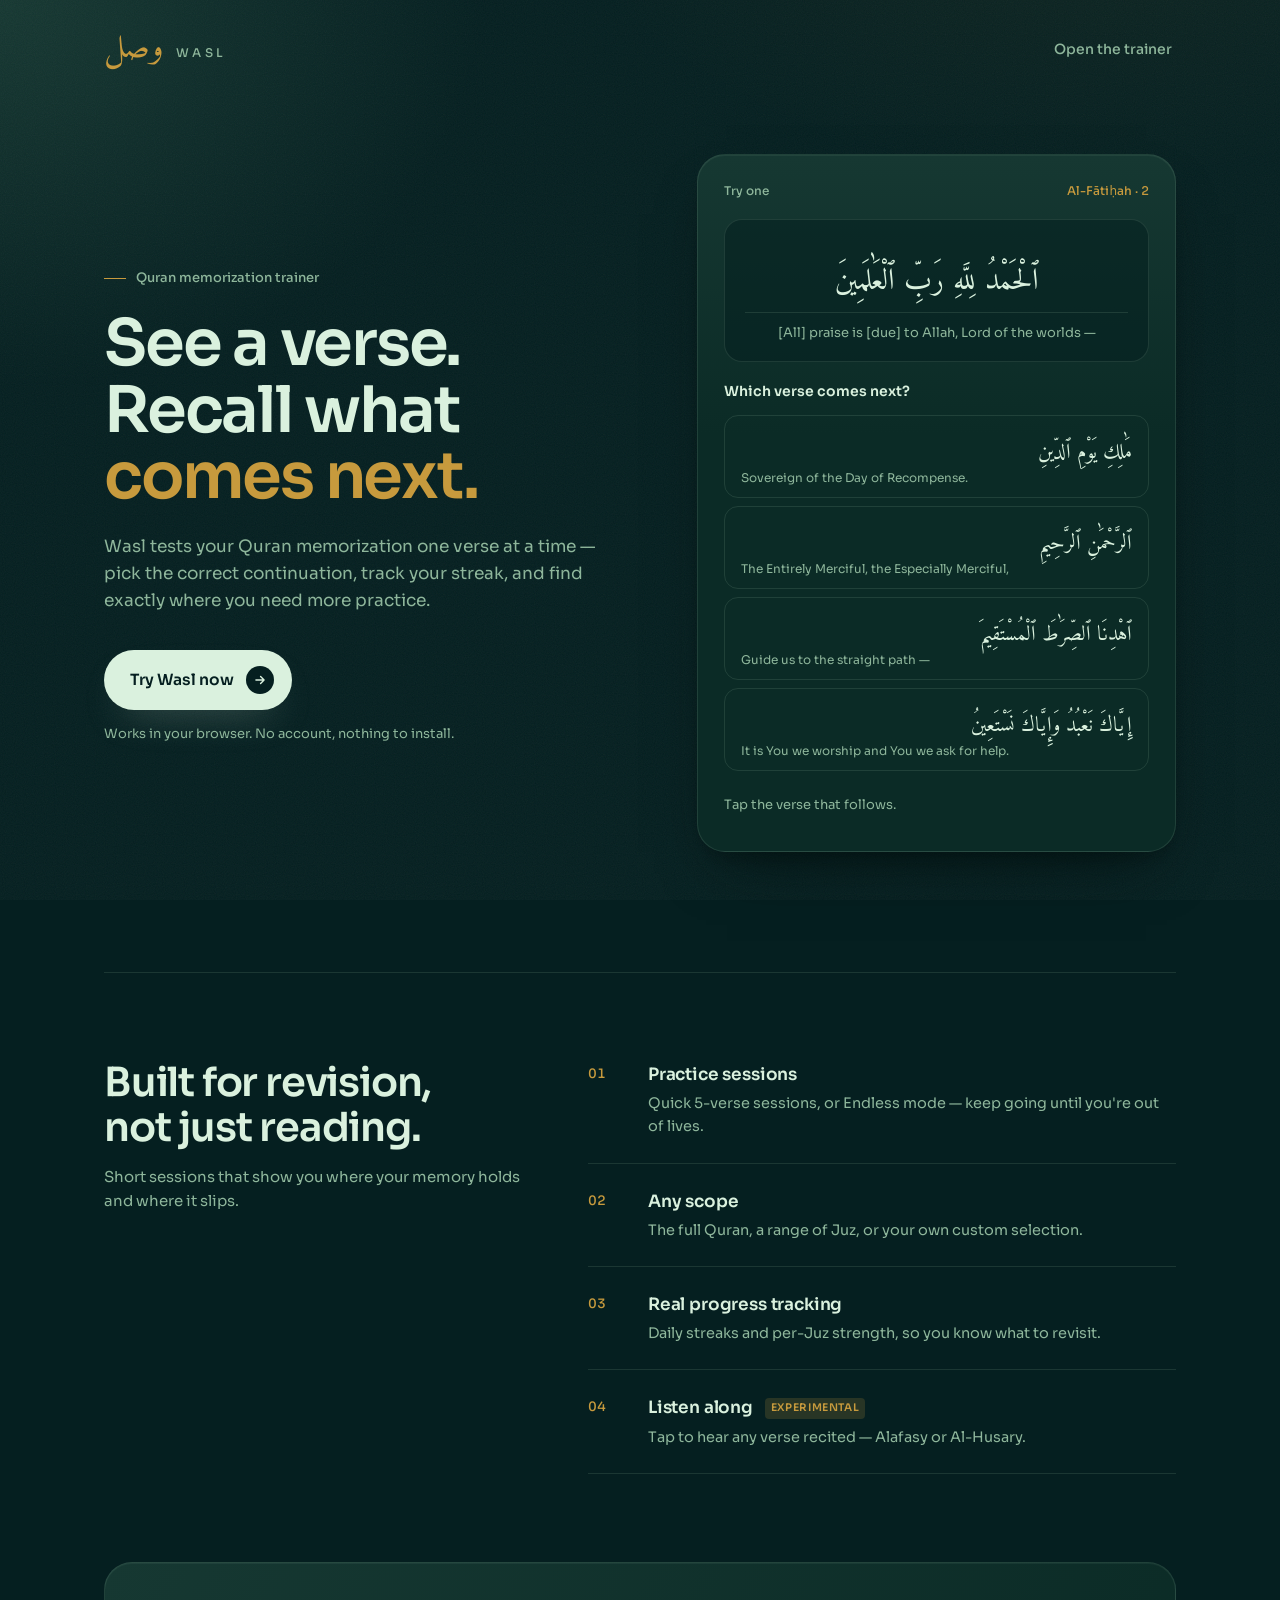
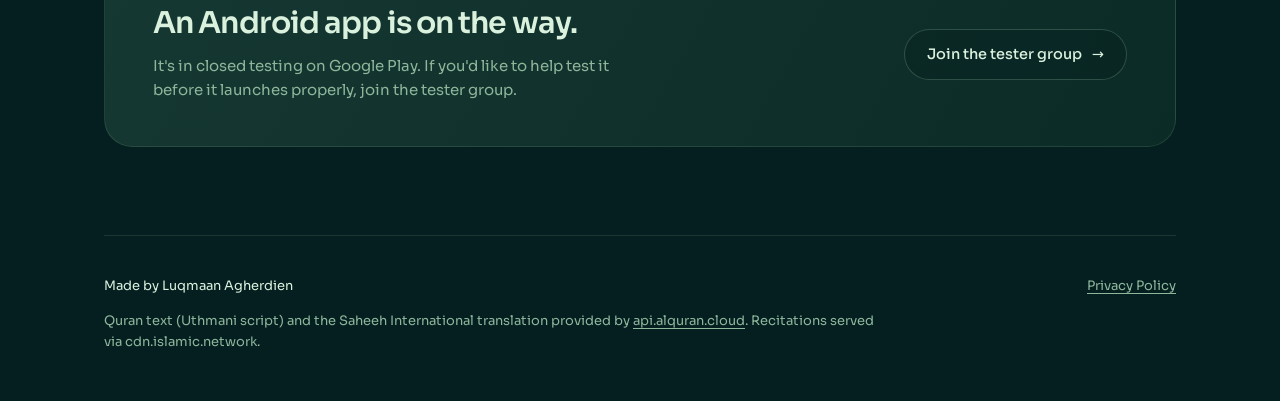
<file: index.html>
<!DOCTYPE html>
<html lang="en">
<head>
<meta charset="UTF-8">
<meta name="viewport" content="width=device-width, initial-scale=1.0">
<title>Wasl — Quran Memorization Trainer</title>
<meta name="description" content="Wasl helps you test your Quran memorization — see a verse, recall what comes next or before. Free, no account required.">
<meta name="theme-color" content="#051F20">
<meta property="og:type" content="website">
<meta property="og:title" content="Wasl — Quran Memorization Trainer">
<meta property="og:description" content="See a verse. Recall what comes next. Free, in your browser, no account required.">
<meta property="og:url" content="https://luqmaana.github.io/wasl-web/">
<meta property="og:image" content="https://luqmaana.github.io/wasl-web/app/icons/icon-512.png">
<meta name="twitter:card" content="summary">
<link rel="icon" href="app/icons/icon-192.png">
<link rel="apple-touch-icon" href="app/icons/icon-180.png">
<link rel="preconnect" href="https://fonts.googleapis.com">
<link rel="preconnect" href="https://fonts.gstatic.com" crossorigin>
<link href="https://fonts.googleapis.com/css2?family=Amiri:wght@400;700&family=Amiri+Quran&family=Sora:wght@300;400;500;600;700&display=swap" rel="stylesheet">
<style>
  :root{
    --bg:#051F20; --surface:#0B2B26; --surface2:#163832; --line:rgba(142,182,155,.16); --line-strong:rgba(142,182,155,.28);
    --ink:#DAF1DE; --ink-soft:#8EB69B; --accent:#C79A3D; --accent-dim:rgba(199,154,61,.18);
    --good:#7FC79A; --good-dim:rgba(127,199,154,.14); --bad:#D9826B; --bad-dim:rgba(217,130,107,.12);
    --btn-bg:#DAF1DE; --btn-fg:#051F20;
    --shadow: 0 30px 60px -30px rgba(1,14,13,.9), 0 12px 24px -16px rgba(1,14,13,.7);
    --ease: cubic-bezier(.2,.8,.2,1);
  }
  *{ box-sizing: border-box; }
  html{ scroll-behavior: smooth; }
  body{
    margin: 0; min-height: 100dvh;
    background:
      radial-gradient(60rem 40rem at 85% -10%, rgba(199,154,61,.07), transparent 60%),
      radial-gradient(50rem 40rem at 0% 0%, #163832, transparent 60%),
      var(--bg);
    color: var(--ink);
    font-family: 'Sora', system-ui, sans-serif;
    line-height: 1.6;
    -webkit-font-smoothing: antialiased;
  }
  /* Fixed grain overlay to break up the flat gradient */
  body::before{
    content: ""; position: fixed; inset: 0; pointer-events: none; z-index: 0; opacity: .06;
    background-image: url("data:image/svg+xml,%3Csvg xmlns='http://www.w3.org/2000/svg' width='160' height='160'%3E%3Cfilter id='n'%3E%3CfeTurbulence type='fractalNoise' baseFrequency='.9' numOctaves='2' stitchTiles='stitch'/%3E%3C/filter%3E%3Crect width='100%25' height='100%25' filter='url(%23n)'/%3E%3C/svg%3E");
  }
  a{ color: inherit; }
  :focus-visible{ outline: 2px solid var(--accent); outline-offset: 3px; border-radius: 6px; }

  .skip{
    position: absolute; left: 16px; top: -60px; z-index: 10;
    background: var(--btn-bg); color: var(--btn-fg); padding: 10px 16px; border-radius: 10px;
    font-weight: 600; font-size: 14px; text-decoration: none; transition: top .2s var(--ease);
  }
  .skip:focus{ top: 16px; }

  .wrap{ position: relative; z-index: 1; max-width: 1120px; margin: 0 auto; padding: 0 24px; }

  /* ---------- Top bar ---------- */
  .topbar{ display: flex; align-items: center; justify-content: space-between; padding: 28px 0; }
  .logo{ display: flex; align-items: baseline; gap: 12px; text-decoration: none; }
  .logo-ar{ font-family: 'Amiri', serif; font-size: 34px; line-height: 1; color: var(--accent); }
  .logo-en{ font-size: 12px; font-weight: 500; letter-spacing: .28em; text-transform: uppercase; color: var(--ink-soft); }
  .topbar-link{
    font-size: 14px; font-weight: 500; color: var(--ink-soft); text-decoration: none;
    padding: 10px 4px; transition: color .2s var(--ease);
  }
  .topbar-link:hover{ color: var(--ink); }

  /* ---------- Hero ---------- */
  .hero{
    display: grid; grid-template-columns: 1fr; gap: 48px;
    padding: 40px 0 96px; align-items: center;
  }
  .eyebrow{
    display: inline-flex; align-items: center; gap: 10px;
    font-size: 13px; font-weight: 500; color: var(--ink-soft); margin-bottom: 22px;
  }
  .eyebrow::before{ content: ""; width: 22px; height: 1px; background: var(--accent); }
  h1{
    font-size: clamp(38px, 6vw, 64px); font-weight: 600; line-height: 1.04; letter-spacing: -.035em;
    margin: 0 0 22px; text-wrap: balance;
  }
  h1 em{ font-style: normal; color: var(--accent); }
  .lede{ font-size: 17px; color: var(--ink-soft); max-width: 34em; margin: 0 0 36px; text-wrap: pretty; }

  .cta-row{ display: flex; flex-wrap: wrap; align-items: center; gap: 14px 22px; }
  .btn-primary{
    display: inline-flex; align-items: center; gap: 12px;
    background: var(--btn-bg); color: var(--btn-fg); font-weight: 600; font-size: 15.5px;
    padding: 16px 18px 16px 26px; border-radius: 999px; text-decoration: none;
    box-shadow: 0 18px 40px -20px rgba(218,241,222,.35);
    transition: transform .25s var(--ease), box-shadow .25s var(--ease), background .25s var(--ease);
  }
  .btn-primary .arrow{
    display: grid; place-items: center; width: 28px; height: 28px; border-radius: 50%;
    background: var(--btn-fg); color: var(--btn-bg); transition: transform .25s var(--ease);
  }
  .btn-primary:hover{ background: #fff; box-shadow: 0 22px 48px -18px rgba(218,241,222,.45); transform: translateY(-1px); }
  .btn-primary:hover .arrow{ transform: translateX(3px); }
  .btn-primary:active{ transform: translateY(1px) scale(.98); }
  .no-install{ font-size: 13px; color: var(--ink-soft); }

  /* ---------- Demo card ---------- */
  .demo{
    position: relative; background: linear-gradient(180deg, var(--surface2), var(--surface) 40%);
    border: 1px solid var(--line); border-radius: 28px; padding: 26px;
    box-shadow: var(--shadow), inset 0 1px 0 rgba(218,241,222,.06);
  }
  .demo-head{ display: flex; justify-content: space-between; align-items: center; margin-bottom: 18px; }
  .demo-tag{ font-size: 12px; font-weight: 500; color: var(--ink-soft); }
  .demo-ref{ font-size: 12px; font-weight: 500; color: var(--accent); font-variant-numeric: tabular-nums; }
  .prompt{
    background: rgba(5,31,32,.55); border: 1px solid var(--line); border-radius: 18px;
    padding: 22px 20px 18px; margin-bottom: 18px; text-align: center;
  }
  .prompt-ar{ font-family: 'Amiri Quran', 'Amiri', serif; font-size: 30px; line-height: 2; direction: rtl; }
  .prompt-en{ font-size: 13px; color: var(--ink-soft); border-top: 1px solid var(--line); margin-top: 10px; padding-top: 10px; }
  .ask{ font-size: 14px; font-weight: 600; margin: 0 0 12px; }
  .options{ display: grid; gap: 8px; margin: 0; padding: 0; list-style: none; }
  .opt{
    width: 100%; display: flex; flex-direction: column; align-items: stretch; gap: 2px;
    background: transparent; color: var(--ink); text-align: left; font: inherit; cursor: pointer;
    border: 1px solid var(--line); border-radius: 14px; padding: 10px 16px;
    transition: border-color .2s var(--ease), background .2s var(--ease), opacity .2s var(--ease), transform .15s var(--ease);
  }
  .opt:hover:not(:disabled){ border-color: var(--line-strong); background: rgba(218,241,222,.03); }
  .opt:active:not(:disabled){ transform: scale(.99); }
  .opt-ar{ font-family: 'Amiri Quran', 'Amiri', serif; font-size: 21px; line-height: 1.9; direction: rtl; text-align: right; }
  .opt-en{ font-size: 12px; color: var(--ink-soft); }
  .opt:disabled{ cursor: default; }
  .opt.is-correct{ border-color: var(--good); background: var(--good-dim); }
  .opt.is-wrong{ border-color: var(--bad); background: var(--bad-dim); }
  .opt.is-dim{ opacity: .45; }
  .demo-foot{
    display: flex; justify-content: space-between; align-items: center; gap: 12px;
    min-height: 40px; margin-top: 14px; font-size: 13px; color: var(--ink-soft);
  }
  .demo-foot button{ white-space: nowrap;
    background: none; border: 0; color: var(--ink); font: inherit; font-weight: 500; cursor: pointer;
    padding: 8px 2px; text-decoration: underline; text-underline-offset: 4px; text-decoration-color: var(--line-strong);
  }
  .demo-foot button:hover{ text-decoration-color: var(--accent); }

  /* ---------- Features ---------- */
  .section{ padding: 88px 0; border-top: 1px solid var(--line); }
  .section-grid{ display: grid; grid-template-columns: 1fr; gap: 40px; }
  h2{ font-size: clamp(28px, 3.6vw, 40px); font-weight: 600; line-height: 1.12; letter-spacing: -.03em; margin: 0 0 14px; text-wrap: balance; }
  .section-sub{ font-size: 15px; color: var(--ink-soft); max-width: 28em; margin: 0; }
  .features{ list-style: none; margin: 0; padding: 0; display: grid; grid-template-columns: 1fr; }
  .feature{ display: grid; grid-template-columns: 44px 1fr; gap: 4px 16px; padding: 24px 0; border-bottom: 1px solid var(--line); }
  .feature:first-child{ padding-top: 0; }
  .feature-num{ grid-row: span 2; font-size: 13px; font-weight: 500; color: var(--accent); font-variant-numeric: tabular-nums; padding-top: 3px; }
  .feature h3{ font-size: 17px; font-weight: 600; letter-spacing: -.01em; margin: 0; }
  .feature p{ font-size: 14.5px; color: var(--ink-soft); margin: 0; max-width: 36em; }
  .tag{
    display: inline-block; vertical-align: 2px; margin-left: 8px;
    font-size: 10.5px; font-weight: 600; letter-spacing: .06em; text-transform: uppercase;
    color: var(--accent); background: var(--accent-dim); border-radius: 4px; padding: 2px 6px;
  }

  /* ---------- Android band ---------- */
  .android{
    display: grid; grid-template-columns: 1fr; gap: 24px; align-items: center;
    background: linear-gradient(120deg, var(--surface2), var(--surface));
    border: 1px solid var(--line); border-radius: 28px; padding: 36px 32px 40px;
    box-shadow: inset 0 1px 0 rgba(218,241,222,.05);
  }
  .android h2{ font-size: clamp(24px, 3vw, 30px); }
  .android p{ font-size: 15px; color: var(--ink-soft); margin: 0; max-width: 32em; }
  .btn-secondary{
    justify-self: start; display: inline-flex; align-items: center; gap: 10px;
    color: var(--ink); font-size: 14.5px; font-weight: 500; text-decoration: none;
    border: 1px solid var(--line-strong); padding: 13px 22px; border-radius: 999px;
    background: rgba(5,31,32,.4);
    transition: border-color .2s var(--ease), background .2s var(--ease), transform .15s var(--ease);
  }
  .btn-secondary:hover{ border-color: var(--accent); background: var(--accent-dim); }
  .btn-secondary:active{ transform: translateY(1px) scale(.98); }

  /* ---------- Footer ---------- */
  footer{
    position: relative; z-index: 1; border-top: 1px solid var(--line);
    padding: 40px 0 48px; margin-top: 88px; font-size: 13px; color: var(--ink-soft);
  }
  .footer-grid{ display: grid; gap: 14px; }
  .footer-top{ display: flex; flex-wrap: wrap; justify-content: space-between; gap: 10px 24px; color: var(--ink); }
  .footer-top a{ color: var(--ink-soft); text-underline-offset: 3px; transition: color .2s var(--ease); }
  .footer-top a:hover{ color: var(--ink); }
  .attribution{ max-width: 60em; margin: 0; }
  .attribution a{ text-underline-offset: 3px; }

  /* ---------- Entry motion ---------- */
  @keyframes rise{ from{ opacity: 0; transform: translateY(14px); } to{ opacity: 1; transform: none; } }
  .rise{ animation: rise .7s var(--ease) both; }
  .rise-2{ animation-delay: .08s; } .rise-3{ animation-delay: .16s; } .rise-4{ animation-delay: .24s; }
  @media (prefers-reduced-motion: reduce){
    html{ scroll-behavior: auto; }
    *, *::before, *::after{ animation: none !important; transition: none !important; }
  }

  /* ---------- Breakpoints ---------- */
  @media (min-width: 900px){
    .hero{ grid-template-columns: 1.05fr .95fr; gap: 64px; padding: 56px 0 120px; }
    .demo{ transform: rotate(.6deg); }
    .section-grid{ grid-template-columns: 5fr 7fr; gap: 64px; }
    .section-grid > div:first-child{ position: sticky; top: 40px; align-self: start; }
    .android{ grid-template-columns: 1fr auto; padding: 44px 48px; }
    .android .btn-secondary{ justify-self: end; }
  }
  @media (max-width: 480px){
    .wrap{ padding: 0 16px; }
    .demo{ padding: 18px; border-radius: 22px; }
    .prompt-ar{ font-size: 26px; }
    .opt-ar{ font-size: 19px; }
    .android{ padding: 28px 22px 32px; }
    .logo-en{ display: none; }
  }
</style>
</head>
<body>
<a class="skip" href="#main">Skip to content</a>

<div class="wrap">
  <header class="topbar">
    <a class="logo" href="./" aria-label="Wasl home">
      <span class="logo-ar" lang="ar">وصل</span>
      <span class="logo-en">Wasl</span>
    </a>
    <a class="topbar-link" href="app/">Open the trainer</a>
  </header>

  <main id="main">
    <section class="hero" aria-labelledby="hero-title">
      <div>
        <div class="eyebrow rise">Quran memorization trainer</div>
        <h1 id="hero-title" class="rise rise-2">See a verse. Recall what <em>comes next.</em></h1>
        <p class="lede rise rise-3">Wasl tests your Quran memorization one verse at a time — pick the correct continuation, track your streak, and find exactly where you need more practice.</p>
        <div class="cta-row rise rise-4">
          <a class="btn-primary" href="app/">
            Try Wasl now
            <span class="arrow" aria-hidden="true">
              <svg width="14" height="14" viewBox="0 0 24 24" fill="none" stroke="currentColor" stroke-width="2.4" stroke-linecap="round" stroke-linejoin="round"><path d="M5 12h14M13 6l6 6-6 6"/></svg>
            </span>
          </a>
          <span class="no-install">Works in your browser. No account, nothing to install.</span>
        </div>
      </div>

      <div class="demo rise rise-3" id="demo" aria-labelledby="demo-ask">
        <div class="demo-head">
          <span class="demo-tag">Try one</span>
          <span class="demo-ref">Al-Fātiḥah · 2</span>
        </div>
        <div class="prompt">
          <div class="prompt-ar" lang="ar">ٱلْحَمْدُ لِلَّهِ رَبِّ ٱلْعَٰلَمِينَ</div>
          <div class="prompt-en">[All] praise is [due] to Allah, Lord of the worlds —</div>
        </div>
        <p class="ask" id="demo-ask">Which verse comes next?</p>
        <ul class="options">
          <li><button type="button" class="opt"><span class="opt-ar" lang="ar">مَٰلِكِ يَوْمِ ٱلدِّينِ</span><span class="opt-en">Sovereign of the Day of Recompense.</span></button></li>
          <li><button type="button" class="opt" data-correct><span class="opt-ar" lang="ar">ٱلرَّحْمَٰنِ ٱلرَّحِيمِ</span><span class="opt-en">The Entirely Merciful, the Especially Merciful,</span></button></li>
          <li><button type="button" class="opt"><span class="opt-ar" lang="ar">ٱهْدِنَا ٱلصِّرَٰطَ ٱلْمُسْتَقِيمَ</span><span class="opt-en">Guide us to the straight path —</span></button></li>
          <li><button type="button" class="opt"><span class="opt-ar" lang="ar">إِيَّاكَ نَعْبُدُ وَإِيَّاكَ نَسْتَعِينُ</span><span class="opt-en">It is You we worship and You we ask for help.</span></button></li>
        </ul>
        <div class="demo-foot">
          <span id="demo-status" role="status">Tap the verse that follows.</span>
          <button type="button" id="demo-reset" hidden>Try again</button>
        </div>
      </div>
    </section>

    <section class="section" aria-labelledby="features-title">
      <div class="section-grid">
        <div>
          <h2 id="features-title">Built for revision, not just reading.</h2>
          <p class="section-sub">Short sessions that show you where your memory holds and where it slips.</p>
        </div>
        <ol class="features">
          <li class="feature">
            <span class="feature-num">01</span>
            <h3>Practice sessions</h3>
            <p>Quick 5-verse sessions, or Endless mode — keep going until you're out of lives.</p>
          </li>
          <li class="feature">
            <span class="feature-num">02</span>
            <h3>Any scope</h3>
            <p>The full Quran, a range of Juz, or your own custom selection.</p>
          </li>
          <li class="feature">
            <span class="feature-num">03</span>
            <h3>Real progress tracking</h3>
            <p>Daily streaks and per-Juz strength, so you know what to revisit.</p>
          </li>
          <li class="feature">
            <span class="feature-num">04</span>
            <h3>Listen along <span class="tag">Experimental</span></h3>
            <p>Tap to hear any verse recited — Alafasy or Al-Husary.</p>
          </li>
        </ol>
      </div>
    </section>

    <section class="android" aria-labelledby="android-title">
      <div>
        <h2 id="android-title">An Android app is on the way.</h2>
        <p>It's in closed testing on Google Play. If you'd like to help test it before it launches properly, join the tester group.</p>
      </div>
      <a class="btn-secondary" href="https://groups.google.com/g/wasl-testers">Join the tester group <span aria-hidden="true">→</span></a>
    </section>
  </main>

  <footer>
    <div class="footer-grid">
      <div class="footer-top">
        <span>Made by Luqmaan Agherdien</span>
        <a href="https://luqmaana.github.io/wasl-privacy/">Privacy Policy</a>
      </div>
      <p class="attribution">Quran text (Uthmani script) and the Saheeh International translation provided by <a href="https://alquran.cloud" target="_blank" rel="noopener">api.alquran.cloud</a>. Recitations served via cdn.islamic.network.</p>
    </div>
  </footer>
</div>

<script>
  (function(){
    var demo = document.getElementById('demo');
    var opts = demo.querySelectorAll('.opt');
    var status = document.getElementById('demo-status');
    var reset = document.getElementById('demo-reset');
    opts.forEach(function(btn){
      btn.addEventListener('click', function(){
        var right = btn.hasAttribute('data-correct');
        opts.forEach(function(o){
          o.disabled = true;
          if (o.hasAttribute('data-correct')) o.classList.add('is-correct');
          else if (o === btn) o.classList.add('is-wrong');
          else o.classList.add('is-dim');
        });
        status.textContent = right ? 'Correct — Al-Fātiḥah\u00A03.' : 'Not quite. The next verse is Al-Fātiḥah\u00A03.';
        reset.hidden = false;
      });
    });
    reset.addEventListener('click', function(){
      opts.forEach(function(o){ o.disabled = false; o.classList.remove('is-correct', 'is-wrong', 'is-dim'); });
      status.textContent = 'Tap the verse that follows.';
      reset.hidden = true;
      opts[0].focus();
    });
  })();
</script>
</body>
</html>
</file>
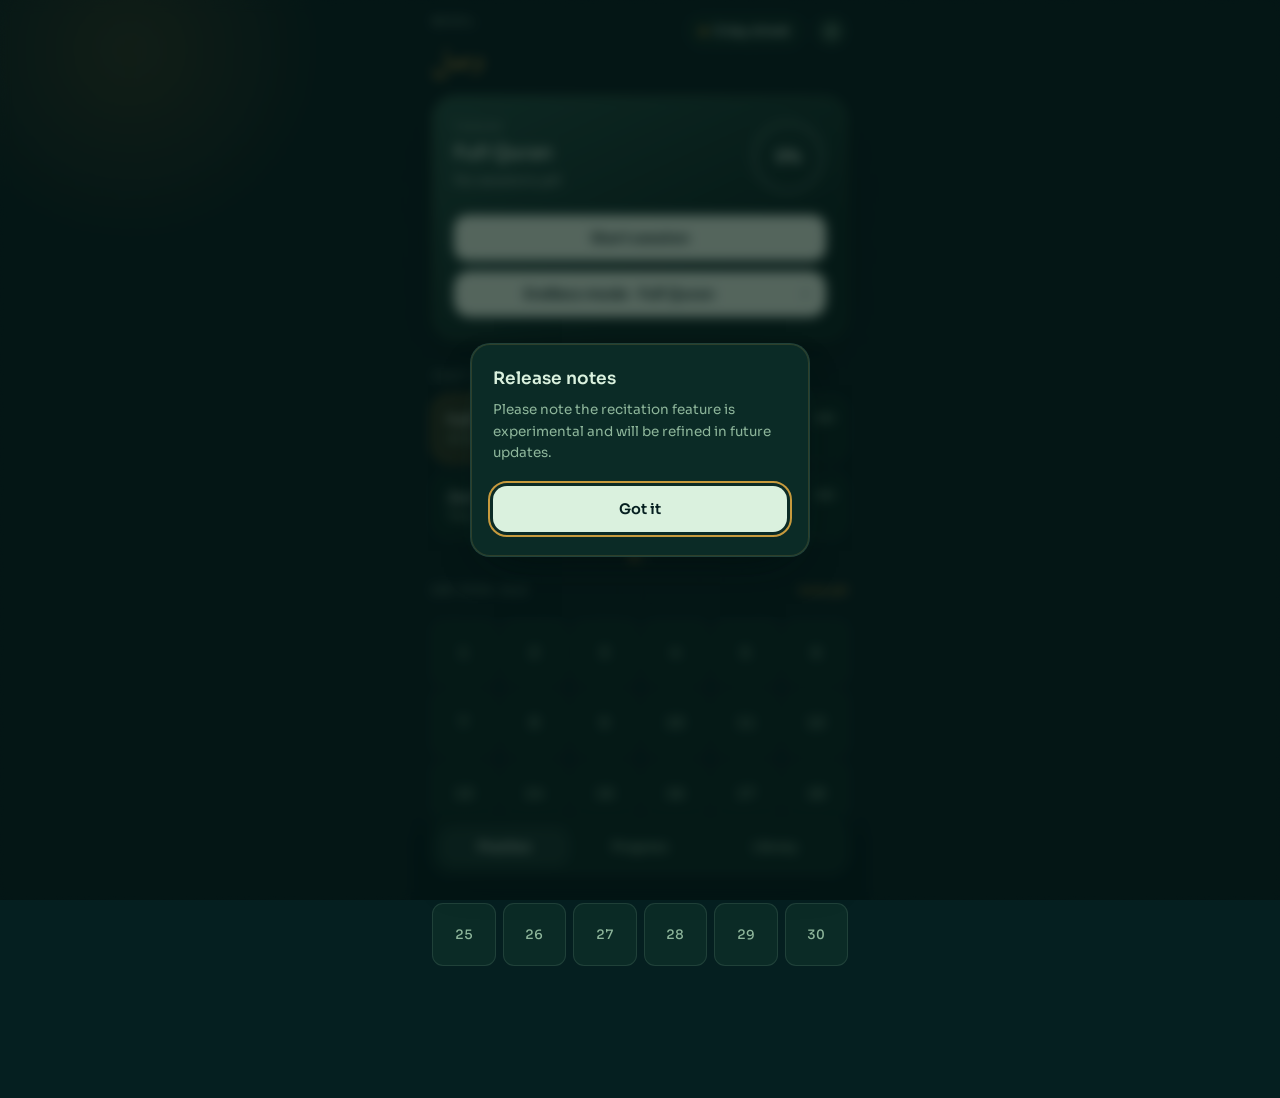
<file: app/index.html>
<!DOCTYPE html>
<html lang="en">
<head>
<meta charset="UTF-8">
<meta name="viewport" content="width=device-width, initial-scale=1.0, maximum-scale=1.0, viewport-fit=cover">
<title>Wasl — وصل</title>
<meta name="description" content="Test your Quran memorization — see a verse, pick what comes next.">
<meta name="theme-color" content="#051F20">
<link rel="manifest" href="manifest.json">
<meta name="apple-mobile-web-app-capable" content="yes">
<meta name="apple-mobile-web-app-status-bar-style" content="black-translucent">
<meta name="apple-mobile-web-app-title" content="Wasl">
<link rel="apple-touch-icon" href="icons/icon-180.png">
<link rel="icon" href="icons/icon-192.png">
<link rel="preconnect" href="https://fonts.googleapis.com">
<link rel="preconnect" href="https://fonts.gstatic.com" crossorigin>
<link href="https://fonts.googleapis.com/css2?family=Amiri+Quran&family=Sora:wght@300;400;500;600&display=swap" rel="stylesheet">
<link rel="stylesheet" href="style.css">
</head>
<body>
<div id="app" class="wasl theme-dark">

  <main id="main">
  <!-- ===================== HOME ===================== -->
  <section id="view-home" class="view">
    <div class="home-head">
      <button type="button" class="brand" id="brand-about-btn" aria-label="About Wasl">
        <div class="brand-eyebrow">Wasl</div>
        <div class="brand-mark">وصل</div>
      </button>
      <div class="head-right">
        <div class="streak-pill">
          <span class="streak-dot"></span>
          <span id="streak-label">0 day streak</span>
        </div>
        <button type="button" class="settings-btn" id="settings-btn" aria-label="Settings">
          <svg width="17" height="17" viewBox="0 0 24 24" fill="none" stroke="currentColor" stroke-width="2" stroke-linecap="round" stroke-linejoin="round">
            <circle cx="12" cy="12" r="3"></circle>
            <path d="M19.4 15a1.65 1.65 0 0 0 .33 1.82l.06.06a2 2 0 1 1-2.83 2.83l-.06-.06a1.65 1.65 0 0 0-1.82-.33 1.65 1.65 0 0 0-1 1.51V21a2 2 0 0 1-4 0v-.09A1.65 1.65 0 0 0 9 19.4a1.65 1.65 0 0 0-1.82.33l-.06.06a2 2 0 1 1-2.83-2.83l.06-.06a1.65 1.65 0 0 0 .33-1.82 1.65 1.65 0 0 0-1.51-1H3a2 2 0 0 1 0-4h.09A1.65 1.65 0 0 0 4.6 9a1.65 1.65 0 0 0-.33-1.82l-.06-.06a2 2 0 1 1 2.83-2.83l.06.06a1.65 1.65 0 0 0 1.82.33H9a1.65 1.65 0 0 0 1-1.51V3a2 2 0 0 1 4 0v.09a1.65 1.65 0 0 0 1 1.51 1.65 1.65 0 0 0 1.82-.33l.06-.06a2 2 0 1 1 2.83 2.83l-.06.06a1.65 1.65 0 0 0-.33 1.82V9a1.65 1.65 0 0 0 1.51 1H21a2 2 0 0 1 0 4h-.09a1.65 1.65 0 0 0-1.51 1z"></path>
          </svg>
        </button>
      </div>
    </div>

    <div class="today-card">
      <div class="today-ring-row">
        <div class="today-copy">
          <div class="today-eyebrow">Today</div>
          <div class="today-title" id="today-title">Full Quran<br><span id="today-sub">No sessions yet</span></div>
        </div>
        <div class="ring-wrap">
          <svg width="76" height="76" viewBox="0 0 76 76" class="ring-svg">
            <circle cx="38" cy="38" r="34" fill="none" stroke="rgba(218,241,222,.16)" stroke-width="5"></circle>
            <circle id="today-ring" cx="38" cy="38" r="34" fill="none" stroke="#C79A3D" stroke-width="5" stroke-linecap="round" stroke-dasharray="214" stroke-dashoffset="214"></circle>
          </svg>
          <div class="ring-label" id="today-pct">0%</div>
        </div>
      </div>
      <button type="button" class="btn-continue" id="btn-continue">Start session</button>
      <div class="btn-endless-wrap">
        <button type="button" class="btn-endless-main" id="btn-endless"><span class="btn-endless-label">Endless mode · Full Quran</span></button>
        <button type="button" class="btn-endless-info" id="endless-info-btn" aria-label="About endless mode">i</button>
      </div>
    </div>

    <div class="section-label">Test me on</div>
    <div class="presets-slider" id="presets-slider"></div>
    <div class="presets-dots" id="presets-dots"></div>

    <div class="section-head">
      <div class="section-label">Or pick Juz</div>
      <div class="sel-count" id="sel-count">none yet</div>
    </div>
    <div class="juz-grid" id="juz-grid"></div>
  </section>

  <!-- ===================== QUIZ ===================== -->
  <section id="view-quiz" class="view" hidden>
    <div class="quiz-top">
      <button type="button" class="close-btn" id="quiz-close" aria-label="Close">✕</button>
      <div class="quiz-scope" id="quiz-scope"></div>
      <div class="quiz-counter" id="quiz-counter"></div>
    </div>

    <div class="quiz-subbar">
      <label class="switch-label" for="opt-translation">
        <span>Translation</span>
        <span class="switch">
          <input type="checkbox" id="opt-translation" checked>
          <span class="switch-track"><span class="switch-thumb"></span></span>
        </span>
      </label>
    </div>

    <div class="dots" id="quiz-dots"></div>

    <audio id="recitation-audio" preload="none"></audio>

    <div class="quiz-card" id="quiz-card">
      <div class="loading">Opening to a verse…</div>
    </div>

    <div class="which-next" id="which-next" hidden>Which verse comes next?</div>
    <div class="options" id="quiz-options"></div>

    <div class="verdict-block" id="verdict-block" hidden>
      <div class="verdict-text" id="verdict-text"></div>
      <button type="button" class="btn-next" id="btn-next"></button>
    </div>
  </section>

  <!-- ===================== SUMMARY ===================== -->
  <section id="view-summary" class="view" hidden>
    <div class="summary-head">
      <div class="score-ring-wrap">
        <svg width="150" height="150" viewBox="0 0 150 150" class="score-ring-svg">
          <circle cx="75" cy="75" r="66" fill="none" stroke="var(--surface2)" stroke-width="7"></circle>
          <circle id="score-ring" cx="75" cy="75" r="66" fill="none" stroke="var(--accent)" stroke-width="7" stroke-linecap="round" stroke-dasharray="415" stroke-dashoffset="415"></circle>
        </svg>
        <div class="score-label">
          <div class="score-pct" id="score-pct">0%</div>
          <div class="score-caption">recalled</div>
        </div>
      </div>
      <div class="summary-title" id="summary-title"></div>
      <div class="summary-sub" id="summary-sub"></div>
    </div>

    <div class="summary-stats" id="summary-stats"></div>

    <div class="section-label">This session</div>
    <div class="reviewed-list" id="reviewed-list"></div>

    <div class="summary-actions">
      <button type="button" class="btn-continue flex1" id="btn-again">Practise again</button>
      <button type="button" class="btn-ghost flex1" id="btn-done">Done</button>
    </div>
  </section>

  <!-- ===================== PROGRESS ===================== -->
  <section id="view-progress" class="view" hidden>
    <h1 class="page-title">Progress</h1>

    <div class="progress-card">
      <div class="progress-streak-row">
        <div class="progress-streak" id="progress-streak">0</div>
        <div class="progress-streak-sub" id="progress-streak-sub">day streak · best 0</div>
      </div>
      <div class="week-bars" id="week-bars"></div>
    </div>

    <div class="big-stats" id="big-stats"></div>

    <div class="section-label">Strength by Juz</div>
    <div class="strength-list" id="strength-list"></div>
  </section>

  <!-- ===================== LIBRARY ===================== -->
  <section id="view-library" class="view" hidden>
    <h1 class="page-title">Library</h1>
    <div class="lib-search">
      <svg class="lib-search-icon" width="15" height="15" viewBox="0 0 24 24" fill="none" stroke="currentColor" stroke-width="2" stroke-linecap="round" aria-hidden="true"><circle cx="11" cy="11" r="7"></circle><path d="M20 20l-3.5-3.5"></path></svg>
      <input type="search" id="lib-search-input" placeholder="Search surah or juz" aria-label="Search surah or juz" autocomplete="off" enterkeyhint="search">
    </div>
    <div class="lib-tabs" id="lib-tabs"></div>
    <div class="lib-rows" id="lib-rows"></div>
  </section>
  </main>

  <!-- ===================== BOTTOM NAV ===================== -->
  <nav class="bottom-nav" id="bottom-nav" aria-label="Main">
    <div class="nav-bar">
      <button type="button" class="nav-tab" data-tab="practice">Practice</button>
      <button type="button" class="nav-tab" data-tab="progress">Progress</button>
      <button type="button" class="nav-tab" data-tab="library">Library</button>
    </div>
    <div class="home-indicator" aria-hidden="true"></div>
  </nav>

  <!-- ===================== LEAVE-SESSION MODAL ===================== -->
  <div class="modal-overlay" id="leave-modal" hidden>
    <div class="modal-card" role="dialog" aria-modal="true" aria-labelledby="leave-modal-title">
      <h2 class="modal-title" id="leave-modal-title">Leave this session?</h2>
      <div class="modal-body">Progress you've already answered is saved, but the rest of this session will be lost.</div>
      <div class="modal-actions">
        <button type="button" class="btn-continue flex1" id="modal-cancel" data-dismiss>Keep going</button>
        <button type="button" class="btn-ghost btn-ghost-danger flex1" id="modal-confirm">Leave session</button>
      </div>
    </div>
  </div>

  <!-- ===================== ENDLESS MODE INFO MODAL ===================== -->
  <div class="modal-overlay" id="endless-info-modal" hidden>
    <div class="modal-card" role="dialog" aria-modal="true" aria-labelledby="endless-info-modal-title">
      <h2 class="modal-title" id="endless-info-modal-title">Endless mode</h2>
      <div class="modal-body">Answer as many verses in a row as you can from whatever you've picked — the full Quran, a preset, or your own Juz. You start with 3 lives; each wrong answer costs one, and the run ends once they're gone. Your best is saved for each selection, so there's always one to beat. Tap <span aria-hidden="true">∞</span><span class="visually-hidden">the infinity button</span> on any preset to run it endless.</div>
      <div class="modal-actions">
        <button type="button" class="btn-continue flex1" id="endless-info-close" data-dismiss>Got it</button>
      </div>
    </div>
  </div>

  <!-- ===================== ABOUT MODAL ===================== -->
  <div class="modal-overlay" id="about-modal" hidden>
    <div class="modal-card" role="dialog" aria-modal="true" aria-labelledby="about-modal-title">
      <h2 class="modal-title" id="about-modal-title">About Wasl</h2>
      <div class="modal-body">
        <p>Wasl helps you test your Quran memorization — see a verse, and recall what comes next, or before.</p>
        <p id="about-credit">Made by [Your name here]</p>
        <p id="about-version">Version 1.0.0</p>
        <p class="about-attribution">Quran text (Uthmani script) and the Saheeh International translation are provided by api.alquran.cloud.</p>
        <p class="about-attribution">Recitations by Mishary Rashid Alafasy and Mahmoud Khalil Al-Husary, served via cdn.islamic.network.</p>
      </div>
      <div class="modal-actions">
        <button type="button" class="btn-continue flex1" id="about-close" data-dismiss>Close</button>
      </div>
    </div>
  </div>

  <!-- ===================== SETTINGS MODAL ===================== -->
  <div class="modal-overlay" id="settings-modal" hidden>
    <div class="modal-card" role="dialog" aria-modal="true" aria-labelledby="settings-modal-title">
      <h2 class="modal-title" id="settings-modal-title">Settings</h2>

      <div class="settings-list">
        <div class="section-head section-head--control">
          <div class="section-label">Theme</div>
          <div class="theme-switch" id="theme-switch">
            <button type="button" class="theme-opt" data-theme="dark">Dark</button>
            <button type="button" class="theme-opt" data-theme="light">Light</button>
          </div>
        </div>

        <div class="section-head section-head--control">
          <div class="section-label">Direction</div>
          <div class="theme-switch" id="direction-switch">
            <button type="button" class="theme-opt" data-direction="next">Next verse</button>
            <button type="button" class="theme-opt" data-direction="previous">Previous verse</button>
          </div>
        </div>

        <div class="section-head section-head--control">
          <div class="section-label">Difficulty</div>
          <div class="theme-switch" id="difficulty-switch">
            <button type="button" class="theme-opt" data-difficulty="easy">Easy</button>
            <button type="button" class="theme-opt" data-difficulty="medium">Medium</button>
            <button type="button" class="theme-opt" data-difficulty="hard">Hard</button>
          </div>
        </div>

        <div class="section-head section-head--control">
          <div class="section-label">Reciter <span class="experimental-tag">(experimental)</span></div>
          <div class="theme-switch" id="reciter-switch">
            <button type="button" class="theme-opt" data-reciter="ar.alafasy">Alafasy</button>
            <button type="button" class="theme-opt" data-reciter="ar.husary">Al-Husary</button>
          </div>
        </div>
      </div>

      <div class="modal-actions">
        <button type="button" class="btn-continue flex1" id="settings-close" data-dismiss>Done</button>
      </div>
    </div>
  </div>

  <!-- ===================== RELEASE NOTICE MODAL ===================== -->
  <div class="modal-overlay" id="notice-modal" hidden>
    <div class="modal-card" role="dialog" aria-modal="true" aria-labelledby="notice-modal-title">
      <h2 class="modal-title" id="notice-modal-title">Release notes</h2>
      <div class="modal-body" id="notice-body"></div>
      <div class="modal-actions">
        <button type="button" class="btn-continue flex1" id="notice-close" data-dismiss>Got it</button>
      </div>
    </div>
  </div>
</div>


<script src="script.js"></script>
<script>
  // The service worker is only useful for the browser/PWA version, which needs
  // it for offline app-shell caching. Inside the native Capacitor app, web
  // assets are already bundled into the APK/IPA at build time, so registering
  // a service worker here only risks it caching a stale copy of the shell and
  // serving that instead of whatever was just rebuilt.
  if('serviceWorker' in navigator && !window.Capacitor){
    window.addEventListener('load', () => {
      navigator.serviceWorker.register('sw.js').catch(() => {});
    });
  }
</script>
</body>
</html>
</file>
<file: app/style.css>
:root{
  color-scheme: dark;
}

*{ box-sizing: border-box; -webkit-tap-highlight-color: transparent; }
html, body{ overscroll-behavior: none; }

body{
  margin: 0;
  min-height: 100vh;
  min-height: 100dvh;
  background: #051F20;
  font-family: Sora, system-ui, sans-serif;
  -webkit-font-smoothing: antialiased;
}

.wasl{
  --bg:#051F20; --surface:#0B2B26; --surface2:#163832; --line:rgba(142,182,155,.16);
  --ink:#DAF1DE; --ink-soft:#8EB69B; --accent:#C79A3D; --accent-dim:rgba(199,154,61,.18);
  --grad:linear-gradient(155deg,#235347 0%,#0B2B26 72%);
  --pos:#8EB69B; --pos-bg:rgba(142,182,155,.14); --neg:#E5907E; --neg-bg:rgba(229,144,126,.12);
  --btn-bg:#DAF1DE; --btn-fg:#051F20; --shadow:0 18px 44px -24px rgba(1,14,13,.9);
  --line-strong:rgba(142,182,155,.32); --hover:rgba(218,241,222,.04);
  --scrim:rgba(2,15,14,.62); --grain-opacity:.05;
  --ease:cubic-bezier(.22,.9,.3,1);
}
.wasl.theme-light{
  --bg:#E2D4B9; --surface:#EBE1CC; --surface2:#D6C7A8;
  --line:rgba(48,54,14,.16); --line-strong:rgba(48,54,14,.32);
  --ink:#30360E; --ink-soft:#545A3A;
  --accent:#30360E; --accent-dim:rgba(48,54,14,.10);
  --grad:linear-gradient(155deg,#5E6540 0%,#30360E 72%);
  --pos:#3F5217; --pos-bg:rgba(63,82,23,.12);
  --neg:#94382E; --neg-bg:rgba(148,56,46,.10);
  --btn-bg:#30360E; --btn-fg:#E2D4B9;
  --shadow:0 18px 40px -26px rgba(48,54,14,.5);
  --hover:rgba(48,54,14,.04); --scrim:rgba(48,54,14,.38);
  --grain-opacity:.03;
}

.wasl{
  position: relative;
  min-height: 100vh;
  min-height: 100dvh;
  max-width: 460px;
  margin: 0 auto;
  background: var(--bg);
  color: var(--ink);
  transition: background .35s ease, color .35s ease;
}

.wasl::before{
  content: "";
  position: fixed;
  top: -160px; left: -80px; width: 420px; height: 420px;
  max-width: 60vw; max-height: 60vw;
  border-radius: 50%;
  background: radial-gradient(circle, var(--accent-dim), transparent 68%);
  filter: blur(10px);
  animation: waslGlow 9s ease-in-out infinite;
  pointer-events: none;
  z-index: 0;
}

.wasl::after{
  content: ""; position: fixed; inset: 0; pointer-events: none; z-index: 0; opacity: var(--grain-opacity);
  background-image: url("data:image/svg+xml,%3Csvg xmlns='http://www.w3.org/2000/svg' width='160' height='160'%3E%3Cfilter id='n'%3E%3CfeTurbulence type='fractalNoise' baseFrequency='.9' numOctaves='2' stitchTiles='stitch'/%3E%3C/filter%3E%3Crect width='100%25' height='100%25' filter='url(%23n)'/%3E%3C/svg%3E");
}

a{ color: var(--accent); }

/* Keyboard focus — every interactive element gets the same visible ring */
.wasl :focus-visible{ outline: 2px solid var(--accent); outline-offset: 3px; }
.wasl .switch input:focus-visible{ outline: none; }
.wasl input[type="text"]:focus-visible, .wasl input[type="search"]:focus-visible{ outline: none; }
.wasl .juz-chip.selected:focus-visible, .wasl .lib-tab.active:focus-visible, .wasl .preset-card.featured button:focus-visible{ outline-color: var(--ink); }

@keyframes waslUp{ from{ opacity:0; transform:translateY(14px);} to{ opacity:1; transform:none; } }
@keyframes waslIn{ from{ opacity:0; transform:translateY(20px) scale(.985);} to{ opacity:1; transform:none; } }
@keyframes waslPop{ 0%{ transform:scale(.94); opacity:0;} 60%{ transform:scale(1.02);} 100%{ transform:scale(1); opacity:1; } }
@keyframes waslGlow{ 0%,100%{ opacity:.35;} 50%{ opacity:.7;} }
@keyframes waslRing{ from{ stroke-dashoffset: 339; } }
@keyframes waslBar{ from{ transform: scaleX(0); } }

.view{
  position: relative;
  z-index: 1;
  padding: 14px 22px 132px;
  padding-top: max(14px, env(safe-area-inset-top));
  padding-left: max(22px, env(safe-area-inset-left));
  padding-right: max(22px, env(safe-area-inset-right));
  animation: waslIn .42s cubic-bezier(.22,.9,.3,1) both;
}
.view[hidden]{ display: none; }

/* ---------- Home ---------- */

.home-head{
  display: flex; align-items: flex-start; justify-content: space-between; gap: 12px;
  margin-bottom: 26px;
}
.brand{
  display: flex; flex-direction: column; gap: 3px; align-items: flex-start;
  background: transparent; border: none; padding: 0; margin: 0; cursor: pointer;
  font-family: inherit; text-align: left; -webkit-tap-highlight-color: transparent;
  transition: opacity .15s ease;
}
.brand:active{ opacity: .7; }
.brand-eyebrow{ font-size: 11px; letter-spacing: .26em; text-transform: uppercase; color: var(--ink-soft); }
.brand-mark{ font-family: 'Amiri Quran', serif; font-size: 30px; line-height: 1.25; color: var(--accent); }

.head-right{ display: flex; flex-direction: row; align-items: center; gap: 10px; }
.settings-btn{
  position: relative;
  width: 34px; height: 34px; border-radius: 50%; border: 1px solid var(--line); background: var(--surface);
  display: flex; align-items: center; justify-content: center; color: var(--ink-soft); cursor: pointer;
  transition: color .15s ease, border-color .15s ease;
}
.settings-btn:hover{ color: var(--accent); border-color: var(--accent); }
.settings-btn:active, .close-btn:active{ transform: scale(.94); }
/* 34px visual, 44px hit area */
.settings-btn::after, .close-btn::after, .recite-btn::after{ content: ""; position: absolute; inset: -5px; border-radius: 50%; }

.settings-list{ display: flex; flex-direction: column; gap: 16px; margin-bottom: 22px; }
.settings-list .section-head--control{ margin-bottom: 0; }
.streak-pill{
  display: flex; align-items: center; gap: 7px; padding: 8px 13px; border-radius: 100px;
  background: var(--surface); border: 1px solid var(--line); font-size: 12.5px; font-weight: 500;
}
.streak-pill, .ring-label, .score-pct, .stat-v, .progress-streak, .juz-chip, .lib-num, .sel-count{ font-variant-numeric: tabular-nums; }
.streak-dot{ width: 7px; height: 7px; border-radius: 50%; background: var(--accent); flex: none; }

.theme-switch{ display: flex; gap: 3px; padding: 3px; border-radius: 100px; background: var(--surface); border: 1px solid var(--line); }
.theme-opt{
  padding: 6px 15px; border-radius: 100px; font-size: 11px; font-weight: 500; letter-spacing: .04em;
  cursor: pointer; transition: background .22s ease, color .22s ease; background: transparent; color: var(--ink-soft);
  border: none; font-family: inherit;
}
.theme-opt:not(.active):hover{ color: var(--ink); }
.theme-opt.active{ background: var(--surface2); color: var(--ink); }

.today-card{
  border-radius: 24px; background: var(--grad); padding: 24px 22px; box-shadow: var(--shadow);
  position: relative; overflow: hidden; margin-bottom: 28px;
}
/* The card stays dark in light mode, so its buttons keep the light treatment.
   --accent goes cream here too, or focus rings would vanish into the olive. */
.theme-light .today-card{ --btn-bg:#E2D4B9; --btn-fg:#30360E; --accent:#E2D4B9; }
.today-card::before{
  content: ""; position: absolute; inset: 1px; border-radius: 23px;
  border: 1px solid rgba(199,154,61,.22); pointer-events: none;
}
.today-ring-row{ display: flex; align-items: center; justify-content: space-between; gap: 16px; }
.today-copy{ display: flex; flex-direction: column; gap: 7px; }
.today-eyebrow{ font-size: 11px; letter-spacing: .2em; text-transform: uppercase; color: rgba(218,241,222,.6); }
.today-title{ font-size: 19px; font-weight: 500; color: #DAF1DE; line-height: 1.35; }
.today-title span{ font-weight: 300; opacity: .82; font-size: 14px; }

.ring-wrap{ position: relative; width: 76px; height: 76px; flex: none; }
.ring-svg{ transform: rotate(-90deg); }
#today-ring{ transition: stroke-dashoffset 1s cubic-bezier(.3,.9,.3,1); }
.ring-label{
  position: absolute; inset: 0; display: flex; align-items: center; justify-content: center;
  font-size: 16px; font-weight: 600; color: #DAF1DE;
}

.btn-continue{
  margin-top: 20px; width: 100%; display: flex; align-items: center; justify-content: center;
  padding: 14px; border-radius: 14px; background: var(--btn-bg); color: var(--btn-fg);
  font-size: 14.5px; font-weight: 600; cursor: pointer; letter-spacing: .01em; border: none;
  font-family: inherit;
}
.btn-continue, .btn-next, .btn-ghost, .btn-endless-wrap{ transition: transform .15s var(--ease), filter .2s ease, background .2s ease, border-color .2s ease; }
.btn-continue:active, .btn-next:active, .btn-ghost:active, .btn-endless-wrap:active{ transform: scale(.985); }
.btn-continue.flex1{ margin-top: 0; }

.section-label{ font-size: 11px; letter-spacing: .2em; text-transform: uppercase; color: var(--ink-soft); margin-bottom: 12px; }
.experimental-tag{ font-size: 10px; letter-spacing: normal; text-transform: none; font-style: italic; opacity: .7; }
.section-head{ display: flex; align-items: baseline; justify-content: space-between; margin-bottom: 12px; }
.section-head--control{ align-items: center; margin-bottom: 18px; }
.sel-count{ font-size: 11.5px; color: var(--accent); }

.presets-slider{
  display: flex; overflow-x: auto; scroll-snap-type: x mandatory;
  -webkit-overflow-scrolling: touch; scrollbar-width: none; margin: 0 -22px 14px;
}
.presets-slider::-webkit-scrollbar{ display: none; }
.presets-page{ flex: 0 0 100%; scroll-snap-align: start; padding: 0 22px; }
.presets-grid{ display: grid; grid-template-columns: 1fr 1fr; gap: 10px; }

.presets-dots{ display: flex; justify-content: center; gap: 6px; margin-bottom: 24px; }
.presets-dot{
  position: relative; width: 6px; height: 6px; padding: 0; border: none; border-radius: 50%; background: var(--line-strong);
  cursor: pointer; transition: background .2s ease, transform .2s ease;
}
.presets-dot::before{ content: ""; position: absolute; inset: -10px; }
.presets-dot.active{ background: var(--accent); transform: scale(1.3); }

.preset-card{
  position: relative; display: flex; border-radius: 16px;
  background: var(--surface); border: 1px solid var(--line); transition: transform .12s ease, border-color .2s ease;
}
.preset-card:has(.preset-main:active){ transform: scale(.98); }
.preset-card.featured{ background: var(--accent-dim); border-color: var(--accent); }
.preset-main{
  flex: 1; min-width: 0; padding: 15px 40px 15px 14px; border: none; border-radius: 15px; background: transparent;
  text-align: left; font-family: inherit; color: var(--ink); cursor: pointer;
}
/* Endless shortcut: 30px visual in the corner, 44px hit area */
.preset-endless{
  position: absolute; top: 7px; right: 7px; width: 30px; height: 30px; border-radius: 9px;
  display: grid; place-items: center; padding: 0; border: none; cursor: pointer;
  background: transparent; color: var(--ink-soft);
  transition: color .15s ease, background .15s ease, transform .15s var(--ease);
}
.preset-endless::after{ content: ""; position: absolute; inset: -7px; }
.preset-endless:active{ transform: scale(.9); }
.preset-card.featured .preset-endless{ color: var(--accent); }
.preset-title{ font-size: 14.5px; font-weight: 500; margin-bottom: 3px; }
.preset-sub{ font-size: 11.5px; color: var(--ink-soft); }

.juz-grid{ display: grid; grid-template-columns: repeat(6,1fr); gap: 7px; }
.juz-chip{
  aspect-ratio: 1; display: flex; align-items: center; justify-content: center; border-radius: 11px;
  font-size: 13px; font-weight: 500; cursor: pointer; transition: background .16s ease, color .16s ease, border-color .16s ease, transform .16s ease;
  background: var(--surface); color: var(--ink-soft); border: 1px solid var(--line); font-family: inherit;
  user-select: none;
}
.juz-chip:active{ transform: scale(.94); }
.juz-chip.selected{ background: var(--accent); color: #051F20; border-color: var(--accent); }
.theme-light .juz-chip.selected, .theme-light .lib-tab.active{ color: #E2D4B9; }

/* ---------- Quiz ---------- */

.quiz-top{ display: flex; align-items: center; justify-content: space-between; margin-bottom: 20px; }
.close-btn{
  position: relative;
  width: 34px; height: 34px; border-radius: 50%; border: 1px solid var(--line); background: transparent;
  display: flex; align-items: center; justify-content: center; font-size: 16px; color: var(--ink-soft); cursor: pointer;
  font-family: inherit; transition: color .15s ease, border-color .15s ease, transform .15s var(--ease);
}
.quiz-scope{ font-size: 12px; color: var(--ink-soft); letter-spacing: .04em; text-align: center; flex: 1; padding: 0 10px; overflow: hidden; text-overflow: ellipsis; white-space: nowrap; }
.quiz-counter{ font-size: 12px; color: var(--ink-soft); font-variant-numeric: tabular-nums; }

.recite-btn{
  position: absolute; top: 14px; left: 14px; z-index: 1;
  width: 34px; height: 34px; border-radius: 50%;
  display: flex; align-items: center; justify-content: center;
  border: 1px solid var(--line); background: var(--surface2); color: var(--ink-soft);
  font-size: 13px; cursor: pointer;
  transition: border-color .15s ease, color .15s ease, background .15s ease;
}
.recite-btn:hover{ border-color: var(--accent); }
.recite-spinner{ animation: recite-spin .7s linear infinite; }
@keyframes recite-spin{ to{ transform: rotate(360deg); } }
.recite-btn.playing{ border-color: var(--accent); color: var(--accent); background: var(--accent-dim); }

.quiz-subbar{ display: flex; justify-content: flex-end; margin: -8px 0 18px; }
.switch-label{
  display: flex; align-items: center; gap: 9px; font-size: 12px; color: var(--ink-soft);
  cursor: pointer; -webkit-user-select: none; user-select: none;
}
.switch{ position: relative; display: inline-block; width: 38px; height: 22px; flex: none; }
.switch input{
  position: absolute; inset: 0; margin: 0; opacity: 0; cursor: pointer; z-index: 1;
}
.switch-track{
  position: absolute; inset: 0; border-radius: 999px;
  background: var(--surface2); border: 1px solid var(--line);
  transition: background .2s ease, border-color .2s ease;
}
.switch-thumb{
  position: absolute; top: 2px; left: 2px; width: 16px; height: 16px; border-radius: 50%;
  background: var(--ink-soft);
  transition: transform .2s cubic-bezier(.3,.9,.3,1), background .2s ease;
}
.switch input:checked ~ .switch-track{ background: var(--accent-dim); border-color: var(--accent); }
.switch input:checked ~ .switch-track .switch-thumb{ transform: translateX(16px); background: var(--accent); }
.switch input:focus-visible ~ .switch-track{ box-shadow: 0 0 0 3px var(--accent-dim); }

.dots{ display: flex; gap: 5px; margin-bottom: 26px; }
.dot{ height: 3px; flex: 1; border-radius: 2px; transition: background .3s ease; background: var(--surface2); }
.dot.done{ background: var(--accent); }
.dot.current{ background: var(--ink-soft); }

.dots.lives-row{ gap: 8px; margin-bottom: 26px; }
.life-dot{
  width: 9px; height: 9px; border-radius: 50%; background: var(--accent);
  transition: background .2s ease, transform .2s ease, opacity .2s ease;
}
.life-dot.lost{ background: var(--neg); opacity: .5; transform: scale(.8); }

.btn-endless-wrap{
  display: flex; align-items: stretch; margin-top: 10px;
  border: none; border-radius: 16px; overflow: hidden;
  background: var(--btn-bg);
}
.btn-endless-main{
  flex: 1; min-width: 0; display: flex; align-items: center; justify-content: center;
  padding: 14px; border: none; background: transparent; color: var(--btn-fg);
  font-size: 14.5px; font-weight: 600; letter-spacing: .01em; font-family: inherit; cursor: pointer;
}
.btn-endless-label{ min-width: 0; overflow: hidden; text-overflow: ellipsis; white-space: nowrap; }
.btn-endless-info{
  width: 42px; flex-shrink: 0; border: none;
  background: transparent; color: var(--btn-fg); font-size: 13px; font-weight: 700;
  font-style: italic; font-family: Georgia, serif; cursor: pointer;
  display: flex; align-items: center; justify-content: center;
  opacity: .6; transition: opacity .15s ease;
}
.btn-endless-info:hover, .btn-endless-info:active{ opacity: 1; }

.quiz-card{
  border-radius: 22px; background: var(--surface); border: 1px solid var(--line);
  padding: 26px 20px 22px; box-shadow: var(--shadow); position: relative;
}
/* Skeleton — same footprint as a loaded verse card */
.skeleton{ display: flex; flex-direction: column; align-items: center; gap: 12px; padding: 2px 0 4px; }
.sk{ border-radius: 8px; background: var(--surface2); animation: waslShimmer 1.4s ease-in-out infinite; }
.sk-ref{ width: 92px; height: 10px; margin-bottom: 10px; }
.sk-line{ width: 88%; height: 22px; }
.sk-line--short{ width: 58%; }
.sk-divider{ width: 70px; height: 1px; margin: 10px 0; }
.sk-en{ width: 80%; height: 10px; }
.sk-en--short{ width: 46%; }
@keyframes waslShimmer{ 0%,100%{ opacity: 1; } 50%{ opacity: .45; } }
.visually-hidden{ position: absolute; width: 1px; height: 1px; padding: 0; margin: -1px; overflow: hidden; clip: rect(0 0 0 0); white-space: nowrap; border: 0; }

.loading, .error-msg{ text-align: center; color: var(--ink-soft); padding: 30px 10px; font-size: 13.5px; }
.error-msg{ color: var(--neg); }
.retry-btn{
  margin-top: 14px; padding: 10px 20px; border-radius: 10px; background: var(--surface2); color: var(--ink);
  border: 1px solid var(--line); cursor: pointer; font-family: inherit; font-size: 13px;
}

.ref{ text-align: center; font-size: 11px; letter-spacing: .14em; text-transform: uppercase; margin-bottom: 16px; padding: 0 42px; transition: color .3s ease; color: var(--ink-soft); }
.ref.revealed{ color: var(--accent); text-transform: none; letter-spacing: .02em; }
.prompt-ar{ font-family: 'Amiri Quran', serif; direction: rtl; text-align: center; font-size: 27px; line-height: 2.05; color: var(--ink); }
.prompt-divider{ width: 70px; height: 1px; background: linear-gradient(90deg, transparent, var(--accent), transparent); margin: 18px auto; }
.prompt-en{ text-align: center; font-size: 13px; line-height: 1.6; color: var(--ink-soft); font-weight: 300; }

#view-quiz.hide-translations .prompt-en,
#view-quiz.hide-translations .opt-en{ display: none; }

.which-next{ text-align: center; font-size: 12.5px; color: var(--ink-soft); margin: 24px 0 14px; }
.which-next[hidden]{ display: none; }

.options{ display: flex; flex-direction: column; gap: 10px; }
.option{
  display: block; width: 100%; margin: 0; text-align: left; font: inherit; color: var(--ink);
  border-radius: 16px; padding: 15px 17px; cursor: pointer; transition: background .22s var(--ease), border-color .22s var(--ease), opacity .22s var(--ease), transform .22s var(--ease);
  background: var(--surface); border: 1px solid var(--line);
}
.option:not(.locked):active{ transform: scale(.99); }
.option .opt-ar{ font-family: 'Amiri Quran', serif; direction: rtl; text-align: right; font-size: 19px; line-height: 1.9; color: var(--ink); }
.option .opt-en{ font-size: 11.5px; line-height: 1.5; color: var(--ink-soft); margin-top: 7px; font-weight: 300; }
.option.correct{ background: var(--pos-bg); border-color: var(--pos); transform: scale(1.01); }
.option.wrong{ background: var(--neg-bg); border-color: var(--neg); }
.option.dimmed{ opacity: .42; }
.option.locked{ cursor: default; }
.option:disabled{ color: var(--ink); }

.verdict-block{ margin-top: 22px; animation: waslUp .3s ease both; }
.verdict-block[hidden]{ display: none; }
.verdict-text{ text-align: center; font-size: 14px; font-weight: 500; margin-bottom: 16px; }
.verdict-text.pos{ color: var(--pos); }
.verdict-text.neg{ color: var(--neg); }
.btn-next{
  display: flex; align-items: center; justify-content: center; gap: 10px; width: 100%; padding: 16px; border-radius: 16px;
  background: var(--btn-bg); color: var(--btn-fg); font-size: 14.5px; font-weight: 600; cursor: pointer; border: none; font-family: inherit;
}

.btn-next-arrow{ flex: none; transition: transform .25s var(--ease); }
@media (hover: hover){ .btn-next:hover .btn-next-arrow{ transform: translateX(3px); } }

/* ---------- Verse-to-verse transition ---------- */

@keyframes quizOut{ to{ opacity: 0; transform: translateX(-28px); } }
@keyframes quizOptOut{ to{ opacity: 0; transform: translateX(-18px); } }
@keyframes quizFadeOut{ to{ opacity: 0; transform: translateY(6px); } }
@keyframes quizIn{ from{ opacity: 0; transform: translateX(32px); } }
@keyframes quizOptIn{ from{ opacity: 0; transform: translateY(12px); } }
@keyframes quizVerseIn{ from{ opacity: 0; filter: blur(6px); } }
@keyframes quizArrowGo{ 40%{ transform: translateX(8px); opacity: 0; } 41%{ transform: translateX(-8px); } }
@keyframes quizDotFill{ from{ transform: scaleX(0); } }
@keyframes quizSkeletonIn{ from{ opacity: 0; } }

/* Out: card and options slide left in a quick stagger, verdict sinks away */
#view-quiz.is-leaving .quiz-card{ animation: quizOut .24s cubic-bezier(.5,0,.75,0) forwards; }
#view-quiz.is-leaving .option{ animation: quizOptOut .2s cubic-bezier(.5,0,.75,0) forwards; }
#view-quiz.is-leaving .option:nth-child(2){ animation-delay: .02s; }
#view-quiz.is-leaving .option:nth-child(3){ animation-delay: .04s; }
#view-quiz.is-leaving .option:nth-child(4){ animation-delay: .06s; }
#view-quiz.is-leaving .which-next,
#view-quiz.is-leaving .verdict-text{ animation: quizFadeOut .18s ease-in forwards; }
#view-quiz.is-leaving .btn-next{ transform: scale(.985); pointer-events: none; }
#view-quiz.is-leaving .btn-next-arrow{ animation: quizArrowGo .26s var(--ease) forwards; }

/* In: card arrives from the right, the verse sharpens into focus, options rise one after another */
.quiz-card.is-entering{ animation: quizIn .46s var(--ease) both; }
.quiz-card.is-revealing > *{ animation: waslUp .4s var(--ease) both; }
.quiz-card.is-revealing > .prompt-ar{ animation: quizVerseIn .6s ease-out .06s both; }
.quiz-card.is-revealing > .prompt-en{ animation-delay: .1s; }
.which-next.is-entering{ animation: waslUp .4s var(--ease) .12s both; }
.option.is-entering{ animation: quizOptIn .42s var(--ease) both; animation-delay: calc(.16s + var(--i, 0) * .06s); }
.dot-enter{ transform-origin: left; animation: quizDotFill .5s var(--ease) both; }
/* Held back a beat so fast loads go straight to the verse without a skeleton flash */
.quiz-card .skeleton{ animation: quizSkeletonIn .2s ease .18s both; }

/* ---------- Summary ---------- */

.summary-head{ display: flex; flex-direction: column; align-items: center; text-align: center; margin-bottom: 32px; padding-top: 20px; }
.score-ring-wrap{ position: relative; width: 150px; height: 150px; margin-bottom: 22px; animation: waslPop .5s cubic-bezier(.22,.9,.3,1) both; }
.score-ring-svg{ transform: rotate(-90deg); }
#score-ring{ transition: stroke-dashoffset 1.1s cubic-bezier(.3,.9,.3,1); }
.score-label{ position: absolute; inset: 0; display: flex; flex-direction: column; align-items: center; justify-content: center; gap: 4px; }
.score-pct{ font-size: 38px; font-weight: 600; line-height: 1; }
.score-caption{
  font-size: 11px; letter-spacing: .14em; text-transform: uppercase; color: var(--ink-soft);
  max-width: 96px; text-align: center; line-height: 1.35;
}
.summary-title{ font-size: 21px; font-weight: 500; margin-bottom: 6px; }
.summary-sub{ font-size: 13.5px; color: var(--ink-soft); font-weight: 300; line-height: 1.6; max-width: 250px; }

.summary-stats{ display: grid; grid-template-columns: 1fr 1fr 1fr; gap: 9px; margin-bottom: 26px; }
.stat-tile{ border-radius: 16px; background: var(--surface); border: 1px solid var(--line); padding: 15px 10px; text-align: center; }
.stat-tile .stat-v{ font-size: 22px; font-weight: 600; margin-bottom: 4px; }
.stat-tile .stat-k{ font-size: 10.5px; letter-spacing: .1em; text-transform: uppercase; color: var(--ink-soft); }

.reviewed-list{ display: flex; flex-direction: column; gap: 8px; margin-bottom: 26px; }
.reviewed-row{ display: flex; align-items: center; gap: 13px; padding: 14px 16px; border-radius: 14px; background: var(--surface); border: 1px solid var(--line); }
.reviewed-dot{ width: 8px; height: 8px; border-radius: 50%; flex: none; }
.reviewed-mid{ flex: 1; min-width: 0; }
.reviewed-surah{ font-size: 13.5px; font-weight: 500; }
.reviewed-ref{ font-size: 11.5px; color: var(--ink-soft); }
.reviewed-ar{ font-family: 'Amiri Quran', serif; font-size: 15px; color: var(--ink-soft); direction: rtl; flex: none; max-width: 40%; overflow: hidden; text-overflow: ellipsis; white-space: nowrap; }

.summary-actions{ display: flex; gap: 10px; }
.btn-ghost{
  display: flex; align-items: center; justify-content: center; text-align: center; padding: 16px; border-radius: 16px;
  border: 1px solid var(--line); color: var(--ink); font-size: 14px; font-weight: 500; cursor: pointer;
  background: transparent; font-family: inherit;
}
.flex1{ flex: 1; }

/* ---------- Progress ---------- */

.page-title{ font-size: 24px; font-weight: 500; letter-spacing: -.015em; margin: 0 0 24px; }

.progress-card{
  border-radius: 22px; background: var(--grad); padding: 22px; margin-bottom: 24px; box-shadow: var(--shadow);
  position: relative; overflow: hidden;
}
.progress-card::before{
  content: ""; position: absolute; inset: 1px; border-radius: 21px; border: 1px solid rgba(199,154,61,.22); pointer-events: none;
}
.progress-streak-row{ display: flex; align-items: baseline; gap: 10px; margin-bottom: 20px; }
.progress-streak{ font-size: 44px; font-weight: 600; color: #DAF1DE; line-height: 1; }
.progress-streak-sub{ font-size: 13px; color: rgba(218,241,222,.65); }

.week-bars{ display: flex; gap: 8px; align-items: flex-end; height: 64px; }
.week-bar-col{ flex: 1; height: 100%; display: flex; flex-direction: column; align-items: center; justify-content: flex-end; gap: 8px; }
.week-bar{ width: 100%; border-radius: 6px; transform-origin: bottom; animation: waslBar .6s cubic-bezier(.3,.9,.3,1) both; background: rgba(218,241,222,.32); }
.week-bar.active{ background: #C79A3D; }
.week-bar-label{ font-size: 10px; color: rgba(218,241,222,.5); }

/* Hero cards in light mode: cream instead of mint and gold (dark theme keeps the rules above) */
.theme-light .today-card::before, .theme-light .progress-card::before{ border-color: rgba(226,212,185,.22); }
.theme-light .today-eyebrow{ color: rgba(226,212,185,.6); }
.theme-light .today-title, .theme-light .ring-label, .theme-light .progress-streak{ color: #E2D4B9; }
.theme-light .ring-svg circle:first-child{ stroke: rgba(226,212,185,.16); }
.theme-light #today-ring{ stroke: #E2D4B9; }
.theme-light .progress-streak-sub{ color: rgba(226,212,185,.65); }
.theme-light .week-bar{ background: rgba(226,212,185,.32); }
.theme-light .week-bar.active{ background: #E2D4B9; }
.theme-light .week-bar-label{ color: rgba(226,212,185,.5); }

.big-stats{ display: grid; grid-template-columns: 1fr 1fr; gap: 10px; margin-bottom: 26px; }
.big-stat{ border-radius: 16px; background: var(--surface); border: 1px solid var(--line); padding: 18px 16px; }
.big-stat .stat-v{ font-size: 26px; font-weight: 600; margin-bottom: 4px; }
.big-stat .stat-k{ font-size: 11.5px; color: var(--ink-soft); }

.strength-list{ display: flex; flex-direction: column; gap: 14px; }
.strength-row-head{ display: flex; justify-content: space-between; font-size: 12.5px; margin-bottom: 7px; }
.strength-row-head .pct{ color: var(--ink-soft); font-variant-numeric: tabular-nums; }
.strength-track{ height: 6px; border-radius: 4px; background: var(--surface2); overflow: hidden; }
.strength-fill{ height: 100%; border-radius: 4px; transform-origin: left; animation: waslBar .8s cubic-bezier(.3,.9,.3,1) both; }
.empty-note{ font-size: 13px; color: var(--ink-soft); font-weight: 300; padding: 8px 0; }

/* ---------- Library ---------- */

.lib-search{
  display: flex; align-items: center; gap: 10px; padding: 13px 16px; border-radius: 14px; background: var(--surface);
  border: 1px solid var(--line); margin-bottom: 22px; transition: border-color .2s ease, box-shadow .2s ease;
}
.lib-search:focus-within{ border-color: var(--accent); box-shadow: 0 0 0 3px var(--accent-dim); }
.lib-search-icon{ flex: none; color: var(--ink-soft); transition: color .2s ease; }
.lib-search:focus-within .lib-search-icon{ color: var(--accent); }
.lib-search input{
  border: none; background: transparent; outline: none; font-family: inherit; font-size: 13.5px; color: var(--ink);
  width: 100%; font-weight: 300;
}
.lib-search input::placeholder{ color: var(--ink-soft); }
.lib-search input::-webkit-search-cancel-button{ -webkit-appearance: none; }

.lib-empty{ padding: 28px 4px; }
.lib-empty-title{ font-size: 14.5px; font-weight: 500; margin-bottom: 4px; overflow-wrap: anywhere; }
.lib-empty-sub{ font-size: 13px; color: var(--ink-soft); font-weight: 300; }

.lib-tabs{ display: flex; gap: 8px; margin-bottom: 22px; }
.lib-tab{
  padding: 9px 18px; border-radius: 100px; font-size: 12.5px; font-weight: 500; cursor: pointer; transition: background .18s ease, color .18s ease, border-color .18s ease;
  background: transparent; color: var(--ink-soft); border: 1px solid var(--line); font-family: inherit;
}
.lib-tab.active{ background: var(--accent); color: #051F20; border-color: var(--accent); }

.lib-rows{ display: flex; flex-direction: column; gap: 9px; }
.lib-row{ display: flex; align-items: center; gap: 14px; padding: 15px 16px; border-radius: 16px; background: var(--surface); border: 1px solid var(--line); }
.lib-num{
  width: 38px; height: 38px; flex: none; border-radius: 11px; background: var(--surface2); display: flex;
  align-items: center; justify-content: center; font-size: 13px; font-weight: 600; color: var(--ink-soft);
}
.lib-mid{ flex: 1; min-width: 0; }
.lib-top-row{ display: flex; align-items: baseline; justify-content: space-between; gap: 10px; margin-bottom: 7px; }
.lib-name{ font-size: 14px; font-weight: 500; overflow: hidden; text-overflow: ellipsis; white-space: nowrap; }
.lib-ar{ font-family: 'Amiri Quran', serif; font-size: 15px; color: var(--accent); flex: none; }
.lib-track{ height: 4px; border-radius: 3px; background: var(--surface2); overflow: hidden; }
.lib-fill{ height: 100%; border-radius: 3px; transform-origin: left; animation: waslBar .7s cubic-bezier(.3,.9,.3,1) both; background: var(--ink-soft); }

/* ---------- Bottom nav ---------- */

.bottom-nav{
  position: fixed; left: 0; right: 0; bottom: 0; z-index: 2;
  max-width: 460px; margin: 0 auto;
  padding: 10px 22px 26px;
  padding-bottom: max(26px, env(safe-area-inset-bottom));
  padding-left: max(22px, env(safe-area-inset-left));
  padding-right: max(22px, env(safe-area-inset-right));
  background: linear-gradient(to top, var(--bg) 62%, transparent);
  animation: waslUp .34s ease both;
  pointer-events: none;
}
.bottom-nav[hidden]{ display: none; }
.nav-bar{
  display: flex; gap: 4px; padding: 6px; border-radius: 20px; background: var(--surface);
  border: 1px solid var(--line); box-shadow: var(--shadow); pointer-events: auto;
}
.nav-tab{
  flex: 1; text-align: center; padding: 12px 4px; border-radius: 15px; font-size: 12.5px; font-weight: 500;
  cursor: pointer; transition: background .2s ease, color .2s ease, transform .15s var(--ease); background: transparent; color: var(--ink-soft); border: none; font-family: inherit;
}
.nav-tab.active{ background: var(--surface2); color: var(--ink); }
.nav-tab:active{ transform: scale(.97); }
/* Was a drawn-on iPhone home bar; real devices draw their own, so it doubled up */
.home-indicator{ display: none; }

footer.credit{ text-align: center; padding: 0 0 8px; font-size: 11px; color: var(--ink-soft); }

/* ---------- Modal ---------- */

.modal-overlay{
  position: fixed; inset: 0; z-index: 20;
  background: var(--scrim);
  -webkit-backdrop-filter: blur(6px); backdrop-filter: blur(6px);
  display: flex; align-items: center; justify-content: center;
  padding: 24px;
  animation: waslUp .18s ease both;
}
.modal-overlay[hidden]{ display: none; }

.modal-card{
  background: var(--surface); border: 1px solid var(--line); border-radius: 20px;
  padding: 24px 22px; max-width: 340px; width: 100%;
  box-shadow: var(--shadow), 0 0 0 1px rgba(199,154,61,.18) inset;
  animation: waslPop .26s cubic-bezier(.22,.9,.3,1) both;
}
.theme-light .modal-card{ box-shadow: var(--shadow), 0 0 0 1px rgba(48,54,14,.10) inset; }
.modal-title{ font-size: 17px; font-weight: 600; margin: 0 0 10px; color: var(--ink); }
.modal-body{ font-size: 13.5px; color: var(--ink-soft); line-height: 1.6; margin-bottom: 22px; }
.modal-body p{ margin: 0 0 10px; }
.modal-body p:last-child{ margin-bottom: 0; }
.about-attribution{ font-size: 12px; opacity: .8; }
.about-attribution:first-of-type{ padding-top: 10px; border-top: 1px dashed var(--line); }
.modal-actions{ display: flex; flex-direction: column-reverse; gap: 10px; }

.btn-ghost-danger{ color: var(--neg); border-color: var(--neg); }

/* ---------- Hover (pointer devices only, so taps don't leave sticky states) ---------- */

@media (hover: hover){
  .btn-continue:hover, .btn-next:hover, .btn-endless-wrap:hover{ filter: brightness(1.06); }
  .btn-ghost:hover{ border-color: var(--line-strong); background: var(--hover); }
  .btn-ghost-danger:hover{ border-color: var(--neg); background: var(--neg-bg); }
  .close-btn:hover{ color: var(--ink); border-color: var(--line-strong); }
  .preset-card:not(.featured):has(.preset-main:hover){ border-color: var(--line-strong); }
  .preset-endless:hover{ color: var(--accent); background: var(--accent-dim); }
  .juz-chip:not(.selected):hover{ color: var(--ink); border-color: var(--line-strong); }
  .option:not(.locked):hover{ border-color: var(--line-strong); background: linear-gradient(var(--hover), var(--hover)), var(--surface); }
  .nav-tab:not(.active):hover{ color: var(--ink); }
  .lib-tab:not(.active):hover{ color: var(--ink); border-color: var(--line-strong); }
  .presets-dot:not(.active):hover{ background: var(--ink-soft); }
  .retry-btn:hover{ border-color: var(--line-strong); }
}

/* ---------- Reduced motion ---------- */

@media (prefers-reduced-motion: reduce){
  .wasl *, .wasl *::before, .wasl *::after, .wasl::before{
    animation-duration: .01ms !important; animation-iteration-count: 1 !important;
    transition-duration: .01ms !important; scroll-behavior: auto !important;
  }
}
</file>
